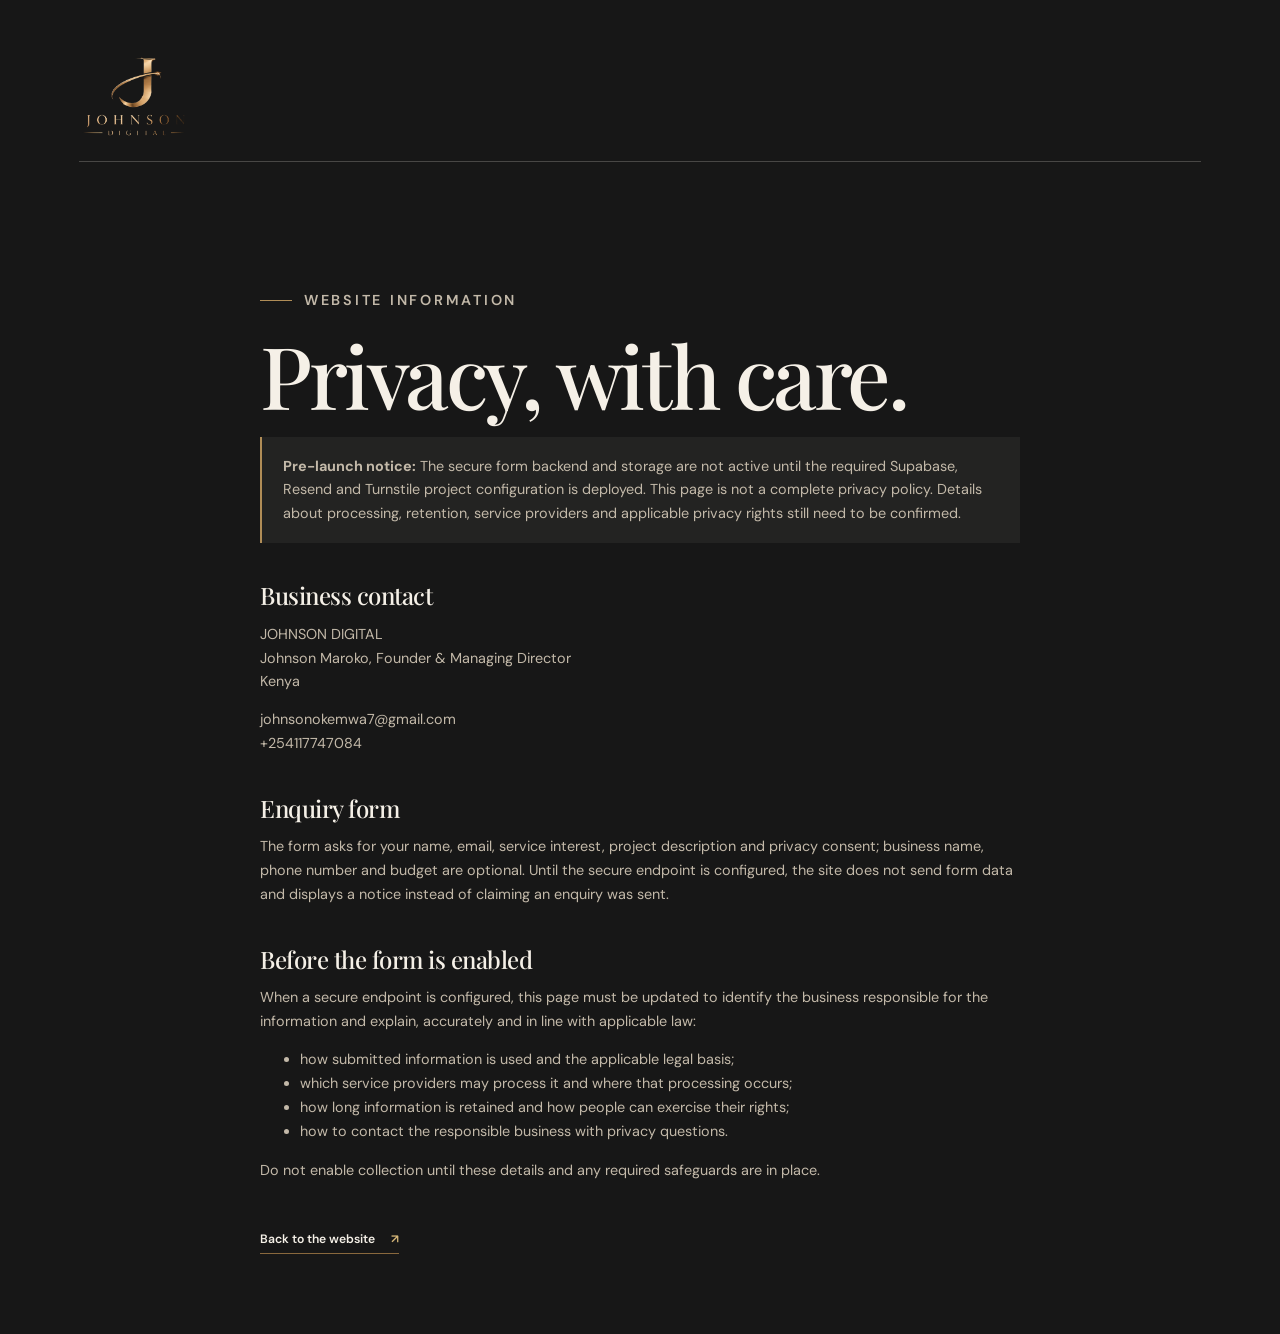
<file: privacy.html>
<!doctype html>
<html lang="en">
  <head>
    <meta charset="utf-8">
    <meta name="viewport" content="width=device-width, initial-scale=1">
    <meta name="theme-color" content="#171717">
    <meta name="description" content="Privacy information for the JOHNSON DIGITAL website.">
    <title>Privacy information — JOHNSON DIGITAL</title>
    <link rel="icon" type="image/png" href="assets/favicon.png">
    <link rel="preconnect" href="https://fonts.googleapis.com">
    <link href="https://fonts.googleapis.com/css2?family=DM+Sans:wght@400;600&family=Playfair+Display:ital,wght@0,500;1,500&display=swap" rel="stylesheet">
    <link rel="stylesheet" href="styles.css">
    <style>
      .privacy-page { min-height: 100svh; padding: 2rem var(--gutter) 5rem; }
      .privacy-page__header { padding: 1.5rem 0; border-bottom: 1px solid rgb(245 240 231 / 22%); }
      .privacy-page__content { max-width: 760px; margin: clamp(4rem, 10vw, 8rem) auto 0; }
      .privacy-page h1 { margin: 1rem 0; font: 500 clamp(2.8rem, 7vw, 5.4rem)/1.08 var(--serif); letter-spacing: -.04em; }
      .privacy-page h2 { margin: 2.5rem 0 .6rem; font-size: 1.5rem; letter-spacing: -.02em; }
      .privacy-page p, .privacy-page li { color: #c3b9a9; font-size: .9rem; }
      .privacy-page__notice { padding: 1.1rem 1.3rem; border-left: 2px solid var(--gold); background: rgb(245 240 231 / 5%); }
      .privacy-page .text-link { margin-top: 2rem; }
    </style>
  </head>
  <body class="section-dark">
    <main class="privacy-page">
      <header class="privacy-page__header">
        <a class="wordmark" href="index.html" aria-label="Johnson Digital home"><img class="wordmark__image" src="assets/johnson-digital-logo.png" alt="JOHNSON DIGITAL"></a>
      </header>
      <article class="privacy-page__content">
        <p class="eyebrow eyebrow--light"><span class="eyebrow__line"></span> Website information</p>
        <h1>Privacy, with care.</h1>
        <p class="privacy-page__notice"><strong>Pre-launch notice:</strong> The secure form backend and storage are not active until the required Supabase, Resend and Turnstile project configuration is deployed. This page is not a complete privacy policy. Details about processing, retention, service providers and applicable privacy rights still need to be confirmed.</p>
        <h2>Business contact</h2>
        <p>JOHNSON DIGITAL<br>Johnson Maroko, Founder &amp; Managing Director<br>Kenya</p>
        <p><a href="mailto:johnsonokemwa7@gmail.com">johnsonokemwa7@gmail.com</a><br><a href="tel:+254117747084">+254117747084</a></p>
        <h2>Enquiry form</h2>
        <p>The form asks for your name, email, service interest, project description and privacy consent; business name, phone number and budget are optional. Until the secure endpoint is configured, the site does not send form data and displays a notice instead of claiming an enquiry was sent.</p>
        <h2>Before the form is enabled</h2>
        <p>When a secure endpoint is configured, this page must be updated to identify the business responsible for the information and explain, accurately and in line with applicable law:</p>
        <ul>
          <li>how submitted information is used and the applicable legal basis;</li>
          <li>which service providers may process it and where that processing occurs;</li>
          <li>how long information is retained and how people can exercise their rights;</li>
          <li>how to contact the responsible business with privacy questions.</li>
        </ul>
        <p>Do not enable collection until these details and any required safeguards are in place.</p>
        <a class="text-link text-link--light" href="index.html#contact">Back to the website <span aria-hidden="true">↗</span></a>
      </article>
    </main>
  </body>
</html>
</file>
<file: styles.css>
:root {
  color-scheme: light;
  --ink: #171717;
  --ink-soft: #302a24;
  --ivory: #f5f0e7;
  --cream: #e9ddc8;
  --taupe: #a89b88;
  --gold: #b08d57;
  --champagne: #d6b779;
  --bronze: #89683d;
  --serif: "Playfair Display", Georgia, serif;
  --sans: "DM Sans", Arial, sans-serif;
  --gutter: clamp(1.25rem, 6.2vw, 6.5rem);
}

* { box-sizing: border-box; }
html { scroll-behavior: smooth; scroll-padding-top: 6rem; }
body { margin: 0; background: var(--ivory); color: var(--ink); font-family: var(--sans); font-size: 15px; line-height: 1.65; -webkit-font-smoothing: antialiased; }
img { display: block; width: 100%; }
a { color: inherit; text-decoration: none; }
button, input, select, textarea { font: inherit; }
button, a, summary { -webkit-tap-highlight-color: transparent; }
::selection { color: var(--ink); background: var(--champagne); }
.sr-only { position: absolute; width: 1px; height: 1px; padding: 0; margin: -1px; overflow: hidden; clip: rect(0,0,0,0); white-space: nowrap; border: 0; }
.skip-link { position: fixed; z-index: 20; top: .75rem; left: .75rem; padding: .7rem 1rem; background: var(--ivory); color: var(--ink); transform: translateY(-160%); }
.skip-link:focus { transform: translateY(0); }
.section-dark { color: var(--ivory); background: var(--ink); }
.section-ivory { background: var(--ivory); }
.section-cream { background: var(--cream); }
.section-pad { padding: clamp(5rem, 10vw, 9.5rem) var(--gutter); }

.site-header { position: absolute; z-index: 10; top: 0; right: 0; left: 0; display: flex; align-items: center; justify-content: space-between; min-height: 5.8rem; padding: 0 var(--gutter); color: var(--ivory); border-bottom: 1px solid rgb(245 240 231 / 16%); transition: background .3s ease, min-height .3s ease; }
.site-header.is-scrolled { position: fixed; min-height: 4.65rem; background: rgb(23 23 23 / 96%); backdrop-filter: blur(14px); }
.wordmark { display: block; flex: 0 0 auto; width: clamp(72px, 9vw, 112px); line-height: 0; }
.wordmark__image { display: block; width: 100%; height: auto; }
.primary-nav { display: flex; align-items: center; gap: clamp(1.2rem, 2.4vw, 2.5rem); font-size: .75rem; letter-spacing: .035em; }
.primary-nav > a:not(.nav-cta) { transition: color .2s ease; }
.primary-nav > a:not(.nav-cta):hover { color: var(--champagne); }
.nav-cta { display: inline-flex; align-items: center; gap: 1.1rem; margin-left: .3rem; padding: .75rem 1rem; border: 1px solid rgb(214 183 121 / 72%); color: var(--ivory); transition: background .2s ease, color .2s ease; }
.nav-cta:hover { color: var(--ink); background: var(--champagne); }
.nav-cta span { color: var(--champagne); }
.nav-cta:hover span { color: var(--ink); }
.menu-toggle { display: none; }

.hero { position: relative; display: flex; min-height: min(840px, 100svh); align-items: center; overflow: hidden; padding: 8rem var(--gutter) 7rem; }
.hero__image { position: absolute; inset: 0; background: url("https://images.unsplash.com/photo-1497366754035-f200968a6e72?auto=format&fit=crop&w=2200&q=90") center 48% / cover no-repeat; transform: scale(1.025); animation: hero-settle 1.4s ease-out both; }
.hero__shade { position: absolute; inset: 0; background: linear-gradient(90deg, rgb(15 15 14 / 90%) 0%, rgb(20 19 17 / 77%) 42%, rgb(20 19 17 / 35%) 100%), linear-gradient(0deg, rgb(15 15 14 / 55%), transparent 36%); }
.hero__content { position: relative; z-index: 1; width: min(760px, 75%); margin-top: 1.4rem; }
.eyebrow { display: flex; align-items: center; gap: .75rem; margin: 0; color: #776d5f; font-size: .64rem; font-weight: 600; letter-spacing: .19em; line-height: 1.5; text-transform: uppercase; }
.eyebrow--light { color: #c3b9a9; }
.eyebrow__line { display: inline-block; width: 2rem; height: 1px; background: var(--gold); }
.hero h1, h2 { margin: 1.4rem 0 0; font-family: var(--serif); font-size: clamp(3.2rem, 7.2vw, 7.3rem); font-weight: 500; letter-spacing: -.055em; line-height: 1.04; }
.hero h1 { max-width: 760px; }
h1 em, h2 em { color: var(--champagne); font-weight: 500; }
.hero__intro { max-width: 460px; margin: 1.7rem 0 0; color: rgb(245 240 231 / 78%); font-size: clamp(.95rem, 1.15vw, 1.1rem); line-height: 1.8; }
.hero__actions { display: flex; align-items: center; gap: 2rem; margin-top: 2.2rem; }
.button { display: inline-flex; align-items: center; justify-content: space-between; gap: 2rem; min-height: 3.25rem; padding: 0 1.1rem; border: 1px solid transparent; cursor: pointer; font-size: .75rem; font-weight: 600; transition: background .2s ease, border-color .2s ease, color .2s ease, transform .2s ease; }
.button:hover { transform: translateY(-2px); }
.button span { font-size: 1.1rem; }
.button--light { color: var(--ink); background: var(--ivory); }
.button--light:hover { background: var(--champagne); }
.button--dark { color: var(--ivory); background: var(--ink); }
.button--dark:hover { background: var(--ink-soft); }
.text-link { display: inline-flex; align-items: center; gap: 1rem; padding-bottom: .28rem; border-bottom: 1px solid var(--gold); font-size: .76rem; font-weight: 600; }
.text-link span { color: var(--bronze); transition: transform .2s ease; }
.text-link:hover span { transform: translate(3px, -3px); }
.text-link--light { color: var(--ivory); border-color: var(--bronze); }
.text-link--light span { color: var(--champagne); }
.hero__index { position: absolute; right: var(--gutter); bottom: 3rem; display: flex; align-items: center; gap: .85rem; color: rgb(245 240 231 / 62%); font-size: .63rem; letter-spacing: .12em; }
.hero__index span:first-child { color: var(--champagne); }
.hero__index i { width: 4.2rem; height: 1px; background: linear-gradient(90deg, var(--gold) 25%, rgb(245 240 231 / 35%) 25%); }
.hero__scroll { position: absolute; bottom: 2.9rem; left: var(--gutter); display: inline-flex; align-items: center; gap: 1rem; color: rgb(245 240 231 / 73%); font-size: .64rem; letter-spacing: .09em; text-transform: uppercase; }
.hero__scroll i { color: var(--champagne); font-size: 1rem; font-style: normal; }
.hero__caption { position: absolute; top: 53%; right: 2.4rem; color: rgb(245 240 231 / 72%); font-family: var(--serif); font-size: .85rem; font-style: italic; writing-mode: vertical-rl; }
.intro-band { display: flex; align-items: center; justify-content: space-between; min-height: 5.4rem; padding: 1rem var(--gutter); border-bottom: 1px solid #ddd4c6; background: var(--ivory); }
.intro-band p { margin: 0; font-size: .66rem; font-weight: 600; letter-spacing: .16em; text-transform: uppercase; }
.intro-band p span { padding: 0 .7rem; color: var(--gold); }
.intro-band__note { color: #786f63; font-family: var(--serif); font-size: .83rem !important; font-weight: 500 !important; letter-spacing: .01em !important; text-transform: none !important; }

.section-topline { display: flex; justify-content: space-between; padding-bottom: 1rem; border-bottom: 1px solid rgb(23 23 23 / 20%); color: #6f665b; font-size: .62rem; letter-spacing: .14em; text-transform: uppercase; }
.section-topline--dark { border-color: rgb(245 240 231 / 25%); color: #b7ad9e; }
.about__grid { display: grid; grid-template-columns: 1.15fr .85fr; gap: 8vw; align-items: end; padding: 5.5rem 0 4.2rem; }
.about h2, .section-heading h2, .contact h2 { font-size: clamp(2.7rem, 5.2vw, 5.6rem); }
.about h2 em, .section-heading h2 em, .contact h2 em { color: var(--bronze); }
.about__copy { max-width: 455px; padding-bottom: .3rem; }
.about__copy p { color: #645e56; font-size: .88rem; }
.about__copy .lead { color: var(--ink); font-family: var(--serif); font-size: 1.45rem; line-height: 1.5; }
.about__copy .text-link { margin-top: 1rem; }
.about__lower { display: grid; grid-template-columns: 1fr 1fr; gap: clamp(2rem, 7vw, 7.5rem); align-items: center; }
.about__photo { position: relative; margin: 0; }
.about__photo img { height: clamp(280px, 36vw, 490px); object-fit: cover; filter: saturate(.72); }
.about__photo figcaption { position: absolute; right: 0; bottom: 0; padding: .75rem 1rem; color: var(--ivory); background: var(--ink); font-family: var(--serif); font-size: .8rem; font-style: italic; }
.pillar { display: grid; grid-template-columns: 2.5rem 1fr 1.2rem; gap: 1.2rem; align-items: start; padding: 1.25rem 0; border-top: 1px solid #d5ccbd; }
.pillar:last-child { border-bottom: 1px solid #d5ccbd; }
.pillar__number { color: var(--bronze); font-size: .64rem; letter-spacing: .12em; }
.pillar h3, .process-step h3, .approach-point h3 { margin: 0; font-family: var(--serif); font-size: 1.45rem; font-weight: 500; }
.pillar p, .process-step p, .approach-point p { margin: .25rem 0 0; color: #71695f; font-size: .79rem; }
.pillar__mark { color: var(--gold); transition: transform .2s ease; }
.pillar:hover .pillar__mark { transform: translate(3px, -3px); }
.mission-strip { display: grid; grid-template-columns: 1fr 1fr; gap: 5rem; margin-top: 6rem; padding: 2rem 0; border-top: 1px solid #d5ccbd; border-bottom: 1px solid #d5ccbd; }
.mission-strip p { max-width: 460px; margin: .75rem 0 0; font-family: var(--serif); font-size: 1.25rem; line-height: 1.45; }
.founder { display: grid; grid-template-columns: minmax(240px, .75fr) 1.25fr; gap: clamp(2.5rem, 8vw, 8rem); align-items: center; margin-top: 5.5rem; padding-top: 2rem; border-top: 1px solid #d5ccbd; }
.founder__portrait { position: relative; margin: 0; }
.founder__portrait img { height: clamp(300px, 38vw, 470px); object-fit: cover; object-position: center 35%; filter: saturate(.68) sepia(.08); }
.founder__portrait figcaption { position: absolute; right: 0; bottom: 0; padding: .65rem .85rem; color: var(--ivory); background: var(--ink); font-size: .59rem; letter-spacing: .05em; }
.founder__copy { max-width: 650px; }
.founder__copy h2 { margin: 1rem 0 .45rem; color: var(--ink); font-size: clamp(2.7rem, 5vw, 5rem); }
.founder__copy h2 em { color: var(--bronze); }
.founder__role { margin: 0 0 1.3rem; color: var(--bronze); font-size: .68rem; font-weight: 600; letter-spacing: .14em; text-transform: uppercase; }
.founder__copy > p:not(.eyebrow, .founder__role) { max-width: 580px; color: #645e56; font-size: .88rem; }
.founder__copy blockquote { margin: 1.7rem 0 0; padding: 1rem 0 0 1.15rem; border-top: 1px solid #d5ccbd; border-left: 1px solid var(--gold); color: #4b443b; font-family: var(--serif); font-size: clamp(1.2rem, 2vw, 1.7rem); font-style: italic; line-height: 1.5; }

.section-heading { display: flex; align-items: end; justify-content: space-between; gap: 3rem; padding: 4rem 0 3.8rem; }
.section-heading h2 { margin-top: 1rem; }
.section-heading__aside { max-width: 320px; margin: 0 0 .45rem; color: #71695f; font-size: .86rem; }
.section-dark .section-heading__aside { color: #b7ad9e; }
.services .section-heading h2, .approach h2 { font-size: clamp(2.9rem, 5.8vw, 6rem); }
.service-list { border-top: 1px solid rgb(245 240 231 / 30%); }
.service-item { border-bottom: 1px solid rgb(245 240 231 / 25%); }
.service-item summary { display: grid; grid-template-columns: 3.5rem minmax(230px, 1.2fr) 1fr 2rem; gap: 1rem; align-items: center; min-height: 6.1rem; cursor: pointer; list-style: none; }
.service-item summary::-webkit-details-marker { display: none; }
.service-item__number { color: var(--champagne); font-size: .65rem; letter-spacing: .12em; }
.service-item__title { font-family: var(--serif); font-size: clamp(1.25rem, 2.2vw, 1.95rem); }
.service-item__summary { color: #b7ad9e; font-size: .75rem; }
.service-item__icon { display: grid; width: 1.7rem; height: 1.7rem; place-items: center; border: 1px solid rgb(214 183 121 / 65%); color: var(--champagne); font-size: 1rem; transition: transform .2s ease, background .2s ease; }
.service-item[open] .service-item__icon { transform: rotate(45deg); background: rgb(214 183 121 / 10%); }
.service-item__detail { display: grid; grid-template-columns: minmax(230px, .7fr) 1fr; gap: 3rem; padding: 0 3rem 1.7rem 4.5rem; color: #c9c0b3; font-size: .8rem; }
.service-item__detail p { max-width: 390px; margin: 0; }
.service-item__detail ul { display: flex; flex-wrap: wrap; gap: .6rem 1.5rem; margin: 0; padding: 0; list-style: none; color: #e0d8cc; }
.service-item__detail li::before { content: "—"; margin-right: .55rem; color: var(--champagne); }
.services__foot { display: flex; justify-content: space-between; align-items: center; gap: 2rem; padding-top: 2rem; }
.services__foot p { color: #b7ad9e; font-family: var(--serif); font-size: 1.15rem; }

.work-grid { display: grid; grid-template-columns: 1fr 1fr; gap: 3.5rem 2rem; }
.work-card--wide { grid-column: span 2; }
.work-card__image { position: relative; display: block; overflow: hidden; background: #d2c8b7; }
.work-card--wide .work-card__image { height: clamp(320px, 48vw, 610px); }
.work-card:not(.work-card--wide) .work-card__image { height: clamp(250px, 33vw, 420px); }
.work-card__image img { height: 100%; object-fit: cover; filter: saturate(.78); transition: transform .6s cubic-bezier(.2,.7,.2,1), filter .4s ease; }
.work-card__image:hover img { transform: scale(1.035); filter: saturate(.95); }
.work-card__badge { position: absolute; top: 1rem; left: 1rem; padding: .48rem .7rem; color: var(--ivory); background: rgb(23 23 23 / 80%); font-size: .58rem; letter-spacing: .1em; text-transform: uppercase; }
.work-card__arrow { position: absolute; right: 1rem; bottom: 1rem; display: grid; width: 2.6rem; height: 2.6rem; place-items: center; color: var(--ink); background: var(--ivory); transition: color .2s ease, background .2s ease; }
.work-card__image:hover .work-card__arrow { color: var(--ink); background: var(--champagne); }
.work-card__info { display: flex; align-items: end; justify-content: space-between; gap: 2rem; padding-top: 1.1rem; }
.work-card__info .eyebrow { font-size: .55rem; }
.work-card__info h3 { margin: .3rem 0 0; font-family: var(--serif); font-size: 1.7rem; font-weight: 500; }
.work-card__info > p { max-width: 250px; margin: 0; color: #71695f; font-size: .75rem; }
.work__note { display: flex; align-items: center; gap: .8rem; margin-top: 3rem; color: #71695f; font-size: .72rem; }
.work__note p { margin: 0; }
.gold-rule { width: 2rem; height: 1px; background: var(--gold); }

.industries { background: var(--ink-soft); }
.industries .section-topline--dark { border-color: rgb(245 240 231 / 22%); }
.industries .section-heading__aside { max-width: 380px; }
.industries-grid { display: grid; grid-template-columns: repeat(12, minmax(0, 1fr)); gap: clamp(2.5rem, 5vw, 5rem) 2rem; }
.industry-card--wide { grid-column: span 7; }
.industry-card--narrow { grid-column: span 5; margin-top: 4rem; }
.industry-card__image { position: relative; display: block; overflow: hidden; aspect-ratio: 1.52; background: #40382f; }
.industry-card--narrow .industry-card__image { aspect-ratio: 1.2; }
.industry-card__split { position: absolute; inset: 0; display: grid; grid-template-columns: 1.1fr .9fr; gap: 2px; overflow: hidden; }
.industry-card__split img { min-width: 0; }
.industry-card__image--split::after { z-index: 0; }
.industry-card__image::after { position: absolute; inset: 30% 0 0; background: linear-gradient(0deg, rgb(23 23 23 / 58%), transparent); content: ""; pointer-events: none; }
.industry-card__image img { width: 100%; height: 100%; object-fit: cover; filter: saturate(.76) sepia(.15) contrast(1.02); transition: transform .65s cubic-bezier(.2,.7,.2,1), filter .4s ease; }
.industry-card__image:hover img { transform: scale(1.035); filter: saturate(.9) sepia(.08); }
.industry-card__index { position: absolute; z-index: 1; bottom: 1rem; left: 1rem; color: var(--ivory); font-size: .59rem; letter-spacing: .13em; text-transform: uppercase; }
.industry-card__arrow { position: absolute; z-index: 1; right: 1rem; bottom: .8rem; display: grid; width: 2.4rem; height: 2.4rem; place-items: center; color: var(--ink); background: var(--champagne); transition: transform .2s ease, background .2s ease; }
.industry-card__image:hover .industry-card__arrow { transform: translate(2px, -2px); background: var(--ivory); }
.industry-card__body { padding-top: 1rem; }
.industry-card__body h3 { margin: 0; color: var(--ivory); font-family: var(--serif); font-size: clamp(1.55rem, 2.7vw, 2.35rem); font-weight: 500; line-height: 1.2; }
.industry-card__body > p:not(.industry-card__services) { max-width: 530px; margin: .6rem 0 1rem; color: #c3b9a9; font-size: .8rem; }
.industry-card__services { max-width: 620px; margin: 0 0 1rem; color: #ded6ca; font-size: .69rem; }
.industry-card__services span { display: block; margin-bottom: .28rem; color: var(--champagne); font-size: .56rem; font-weight: 600; letter-spacing: .12em; text-transform: uppercase; }
.industry-card__link { display: inline-flex; align-items: center; gap: .75rem; padding-bottom: .25rem; border-bottom: 1px solid var(--bronze); color: var(--ivory); font-size: .68rem; font-weight: 600; }
.industry-card__link span { color: var(--champagne); transition: transform .2s ease; }
.industry-card__link:hover span { transform: translate(3px, -3px); }

.process-steps { display: grid; grid-template-columns: repeat(5, 1fr); margin-top: 1rem; border-top: 1px solid #c9beac; }
.process-step { display: flex; flex-direction: column; min-height: 230px; padding: 1.2rem 1.1rem 1rem 0; border-right: 1px solid #c9beac; }
.process-step + .process-step { padding-left: 1.15rem; }
.process-step:last-child { border-right: 0; }
.process-step__number { margin-bottom: auto; color: var(--bronze); font-size: .65rem; letter-spacing: .12em; }
.process-step h3 { font-size: 1.35rem; }
.process-step p { max-width: 210px; font-size: .74rem; }

.approach__grid { display: grid; grid-template-columns: .85fr 1.15fr; gap: 9vw; padding-top: 5.5rem; }
.approach__intro h2 { max-width: 520px; margin: 1.5rem 0; font-size: clamp(2.8rem, 5.2vw, 5.5rem); }
.approach__intro > p:not(.eyebrow) { max-width: 410px; margin-bottom: 2rem; color: #b7ad9e; font-size: .87rem; }
.approach-point { display: grid; grid-template-columns: 2.2rem 1fr; gap: 1rem; padding: 1rem 0; border-top: 1px solid rgb(245 240 231 / 25%); }
.approach-point:last-child { border-bottom: 1px solid rgb(245 240 231 / 25%); }
.approach-point > span { padding-top: .3rem; color: var(--champagne); font-size: .63rem; letter-spacing: .12em; }
.approach-point h3 { color: var(--ivory); font-size: 1.25rem; }
.approach-point p { color: #b7ad9e; }

.insights-grid { display: grid; grid-template-columns: repeat(3, 1fr); gap: 1.2rem; }
.insight-card { position: relative; display: flex; flex-direction: column; min-height: 290px; padding: 1.5rem; border: 1px solid #d5ccbd; transition: border-color .2s ease, transform .2s ease; }
.insight-card:hover { transform: translateY(-3px); border-color: var(--gold); }
.insight-card__number { position: absolute; top: 1.5rem; right: 1.5rem; color: var(--bronze); font-size: .65rem; }
.insight-card .eyebrow { padding-right: 2rem; font-size: .55rem; }
.insight-card h3 { max-width: 310px; margin: 1.6rem 0 .7rem; font-family: var(--serif); font-size: 1.55rem; font-weight: 500; line-height: 1.3; }
.insight-card > p:not(.eyebrow) { margin: 0 0 1.5rem; color: #71695f; font-size: .76rem; }
.insight-card__foot { display: flex; justify-content: space-between; gap: 1rem; align-items: center; margin-top: auto; padding-top: .8rem; border-top: 1px solid #d5ccbd; color: #776d5f; font-size: .65rem; }
.insight-card__foot span { color: var(--bronze); }

.contact__grid { display: grid; grid-template-columns: .85fr 1.15fr; gap: 9vw; padding-top: 5rem; }
.contact h2 { max-width: 570px; margin: 1.3rem 0 1.2rem; font-size: clamp(2.7rem, 4.8vw, 5rem); }
.contact__intro > p:not(.eyebrow) { max-width: 390px; color: #655d53; font-size: .88rem; }
.contact__details { display: grid; grid-template-columns: 1fr 1fr; gap: 1.25rem 1.5rem; margin-top: 3rem; padding-top: 1.5rem; border-top: 1px solid #c9beac; }
.contact__details p, .contact__details a { margin: .35rem 0 0; font-size: .8rem; }
.contact__details a { display: inline-flex; gap: .6rem; border-bottom: 1px solid var(--gold); }
.contact__details a span { color: var(--bronze); }
.contact-icon { width: 1rem; height: 1rem; flex: 0 0 auto; fill: none; stroke: var(--bronze); stroke-linecap: round; stroke-linejoin: round; stroke-width: 1.5; }
.footer-contact .contact-icon { stroke: var(--champagne); }
.footer-column > a { display: inline-flex; align-items: center; gap: .45rem; }
.social-icon { width: 1rem; height: 1rem; flex: 0 0 auto; fill: none; stroke: var(--champagne); stroke-linecap: round; stroke-linejoin: round; stroke-width: 1.5; }
.social-link[data-social="facebook"] .social-icon, .social-link[data-social="linkedin"] .social-icon, .social-link[data-social="tiktok"] .social-icon, .social-link[data-social="youtube"] .social-icon { fill: currentColor; stroke: none; }
.contact-form { display: flex; flex-direction: column; gap: 1.2rem; }
.form-row { display: grid; grid-template-columns: 1fr 1fr; gap: 1.2rem; }
.contact-form label { display: flex; flex-direction: column; gap: .4rem; color: #49443d; font-size: .68rem; font-weight: 600; }
.contact-form label > span:not(.optional) { display: inline; }
.contact-form .optional { color: #84796b; font-weight: 400; }
.contact-form input, .contact-form select, .contact-form textarea { width: 100%; min-height: 2.9rem; padding: .65rem .7rem; border: 1px solid #c9beac; border-radius: 0; outline: 0; background: rgb(245 240 231 / 60%); color: var(--ink); font-size: .78rem; font-weight: 400; }
.contact-form textarea { min-height: 7rem; resize: vertical; }
.contact-form input:focus, .contact-form select:focus, .contact-form textarea:focus { border-color: var(--bronze); box-shadow: 0 0 0 2px rgb(176 141 87 / 18%); }
.form-bottom { display: flex; align-items: center; justify-content: space-between; gap: 1rem; }
.form-bottom .button { min-width: 195px; }
#form-status { min-height: 1.3em; margin: 0; color: #564b3a; font-size: .74rem; }
#form-status[data-state="error"] { color: #8b332c; }
#form-status[data-state="success"] { color: #355a3b; }
.form-note { margin: -.6rem 0 0; color: #776d5f; font-size: .65rem; }
.turnstile-wrap { min-height: 0; }
.form-trap { position: absolute; left: -10000px; width: 1px; height: 1px; overflow: hidden; }
.contact-form label.form-consent { display: flex; flex-direction: row; align-items: flex-start; gap: .65rem; color: #625a4f; font-size: .68rem; font-weight: 400; line-height: 1.55; }
.contact-form .form-consent input { width: 1rem; min-height: 1rem; flex: 0 0 auto; margin: .1rem 0 0; accent-color: var(--bronze); }
.form-consent a { color: var(--ink); text-decoration: underline; text-decoration-color: var(--gold); text-underline-offset: .15em; }
.media-admin-link { margin-top: .5rem; color: var(--champagne) !important; }
.media-admin-link:hover { color: var(--ivory) !important; }
.contact-form button:disabled { cursor: wait; opacity: .6; }

.site-footer { padding: 4.5rem var(--gutter) 1.2rem; }
.footer-main { display: grid; grid-template-columns: 1.5fr .7fr 1fr .8fr; gap: 4vw; padding-bottom: 4rem; }
.wordmark--footer { width: min(174px, 100%); }
.footer-brand > p { max-width: 330px; margin: 1.2rem 0; color: #b7ad9e; font-size: .8rem; }
.footer-tagline { color: var(--champagne); font-family: var(--serif); font-size: .9rem; font-style: italic; }
.footer-contact { display: grid; justify-items: start; gap: .35rem; margin-top: 1.3rem; color: #b7ad9e; font-size: .67rem; }
.footer-contact a { color: #ded6ca; }
.footer-contact a:hover { color: var(--champagne); }
.footer-column { display: flex; flex-direction: column; align-items: flex-start; gap: .65rem; }
.footer-column .eyebrow { margin-bottom: .45rem; font-size: .56rem; }
.footer-column > a { color: #ded6ca; font-size: .73rem; }
.footer-column > a:hover, .footer-bottom a:hover { color: var(--champagne); }
.footer-setup-note { max-width: 180px; color: #a89b88; font-size: .65rem; }
.footer-bottom { display: flex; justify-content: space-between; gap: 2rem; padding-top: 1rem; border-top: 1px solid rgb(245 240 231 / 22%); color: #a89b88; font-size: .64rem; }
.footer-bottom > div { display: flex; gap: 1.5rem; }

.reveal { opacity: 0; transform: translateY(18px); transition: opacity .65s ease, transform .65s cubic-bezier(.2,.7,.2,1); }
.reveal.is-visible { opacity: 1; transform: translateY(0); }
@keyframes hero-settle { from { transform: scale(1.07); } to { transform: scale(1.025); } }

@media (min-width: 1500px) {
  :root { --gutter: max(6.5rem, calc((100vw - 1380px) / 2)); }
}
@media (max-width: 900px) {
  .primary-nav { gap: 1rem; font-size: .68rem; }
  .nav-cta { gap: .5rem; padding: .65rem; }
  .about__grid { gap: 4vw; }
  .approach__grid, .contact__grid { gap: 5vw; }
  .footer-main { grid-template-columns: 1.3fr .7fr 1fr; }
  .footer-column:last-child { grid-column: 2; }
}
@media (max-width: 780px) {
  html { scroll-padding-top: 4.5rem; }
  .site-header { min-height: 4.6rem; }
  .site-header.is-scrolled { min-height: 4.25rem; }
  .wordmark { width: 76px; }
  .menu-toggle { display: flex; align-items: center; gap: .75rem; padding: .5rem 0 .5rem .5rem; border: 0; background: none; color: var(--ivory); cursor: pointer; font-size: .65rem; letter-spacing: .1em; text-transform: uppercase; }
  .menu-toggle__icon { display: grid; gap: 5px; width: 1.2rem; }
  .menu-toggle__icon i { display: block; height: 1px; background: var(--champagne); transition: transform .2s ease; }
  .menu-toggle[aria-expanded="true"] .menu-toggle__icon i:first-child { transform: translateY(3px) rotate(45deg); }
  .menu-toggle[aria-expanded="true"] .menu-toggle__icon i:last-child { transform: translateY(-3px) rotate(-45deg); }
  .primary-nav { position: absolute; top: 100%; right: 0; left: 0; display: flex; flex-direction: column; align-items: stretch; gap: 0; padding: 0 var(--gutter); overflow: hidden; background: var(--ink); max-height: 0; transition: max-height .35s ease, padding .35s ease; }
  .primary-nav.is-open { max-height: 26rem; padding-top: .4rem; padding-bottom: 1.4rem; border-bottom: 1px solid rgb(245 240 231 / 18%); }
  .primary-nav > a:not(.nav-cta) { padding: .85rem 0; border-bottom: 1px solid rgb(245 240 231 / 13%); font-size: .78rem; }
  .nav-cta { align-self: flex-start; margin: 1rem 0 0; padding: .75rem 1rem; font-size: .75rem; }
  .hero { min-height: min(760px, 100svh); padding-top: 7rem; padding-bottom: 7rem; }
  .hero__content { width: 100%; margin-top: 0; }
  .hero__shade { background: linear-gradient(90deg, rgb(15 15 14 / 87%), rgb(20 19 17 / 48%)), linear-gradient(0deg, rgb(15 15 14 / 55%), transparent 45%); }
  .hero h1 { max-width: 590px; font-size: clamp(3.1rem, 12vw, 5.2rem); }
  .hero__caption, .hero__index { display: none; }
  .hero__scroll { bottom: 1.6rem; }
  .intro-band { align-items: flex-start; flex-direction: column; justify-content: center; gap: .4rem; min-height: 5.5rem; }
  .intro-band p { font-size: .58rem; }
  .intro-band__note { font-size: .82rem !important; }
  .about__grid, .about__lower, .founder, .approach__grid, .contact__grid { grid-template-columns: 1fr; }
  .about__grid { gap: 1.5rem; padding: 3.5rem 0; }
  .about__copy { max-width: 560px; }
  .about__lower { gap: 2rem; }
  .about__photo img { height: 65vw; max-height: 420px; }
  .founder { gap: 1.8rem; margin-top: 4rem; }
  .founder__portrait img { height: 78vw; max-height: 470px; }
  .mission-strip { gap: 2rem; margin-top: 3.5rem; }
  .section-heading { align-items: flex-start; flex-direction: column; gap: 1rem; padding: 3.5rem 0 2.5rem; }
  .section-heading__aside { max-width: 480px; }
  .service-item summary { grid-template-columns: 2rem 1fr 1.7rem; gap: .6rem; min-height: 5.1rem; }
  .service-item__summary { grid-column: 2; grid-row: 2; padding-bottom: .8rem; }
  .service-item__icon { grid-column: 3; grid-row: 1 / span 2; }
  .service-item__title { grid-column: 2; grid-row: 1; font-size: 1.35rem; }
  .service-item__number { grid-column: 1; grid-row: 1; align-self: start; padding-top: .5rem; }
  .service-item__detail { grid-template-columns: 1fr; gap: .8rem; padding: 0 1rem 1.5rem 2.6rem; }
  .services__foot { align-items: flex-start; flex-direction: column; gap: .4rem; }
  .services__foot p { margin-bottom: .7rem; }
  .work-grid { gap: 2.3rem 1rem; }
  .work-card--wide .work-card__image { height: 62vw; }
  .work-card:not(.work-card--wide) .work-card__image { height: 55vw; }
  .work-card__info { align-items: flex-start; flex-direction: column; gap: .6rem; }
  .work-card__info h3 { font-size: 1.45rem; }
  .work-card__info > p { font-size: .7rem; }
  .work-card__badge { top: .6rem; left: .6rem; padding: .4rem .5rem; font-size: .5rem; }
  .industries-grid { grid-template-columns: minmax(0, 1fr); gap: 2.8rem; }
  .industry-card--wide, .industry-card--narrow { grid-column: auto; margin-top: 0; }
  .industry-card__image, .industry-card--narrow .industry-card__image { aspect-ratio: 1.3; }
  .industry-card__body h3 { font-size: clamp(1.65rem, 7vw, 2.2rem); }
  .process-steps { grid-template-columns: 1fr; border-top: 0; }
  .process-step, .process-step + .process-step { display: grid; grid-template-columns: 2.3rem 1fr; gap: 1rem; min-height: 0; padding: 1.1rem 0; border-top: 1px solid #c9beac; border-right: 0; }
  .process-step__number { padding-top: .25rem; }
  .process-step p { max-width: 420px; }
  .approach__grid { gap: 3rem; padding-top: 3.5rem; }
  .approach__intro h2 { font-size: clamp(2.8rem, 10vw, 4.5rem); }
  .insights-grid { grid-template-columns: 1fr; }
  .insight-card { min-height: 250px; }
  .contact__grid { gap: 3rem; padding-top: 3.5rem; }
  .contact h2 { max-width: 620px; font-size: clamp(2.8rem, 10vw, 4.6rem); }
  .footer-main { grid-template-columns: 1fr 1fr; gap: 2.5rem 1rem; }
  .footer-brand { grid-column: span 2; }
  .footer-column:last-child { grid-column: auto; }
}
@media (max-width: 420px) {
  .hero__actions { align-items: flex-start; flex-direction: column; gap: 1.25rem; }
  .hero h1 { font-size: 3rem; }
  .mission-strip { grid-template-columns: 1fr; gap: 1.5rem; }
  .work-grid { grid-template-columns: 1fr; }
  .work-card--wide { grid-column: auto; }
  .work-card--wide .work-card__image, .work-card:not(.work-card--wide) .work-card__image { height: 70vw; }
  .form-row { grid-template-columns: 1fr; }
  .form-bottom { align-items: flex-start; flex-direction: column; }
  .footer-bottom { align-items: flex-start; flex-direction: column; gap: .8rem; }
}
@media (prefers-reduced-motion: reduce) {
  *, *::before, *::after { scroll-behavior: auto !important; animation-duration: .01ms !important; animation-iteration-count: 1 !important; transition-duration: .01ms !important; }
  .reveal { opacity: 1; transform: none; }
}
</file>
